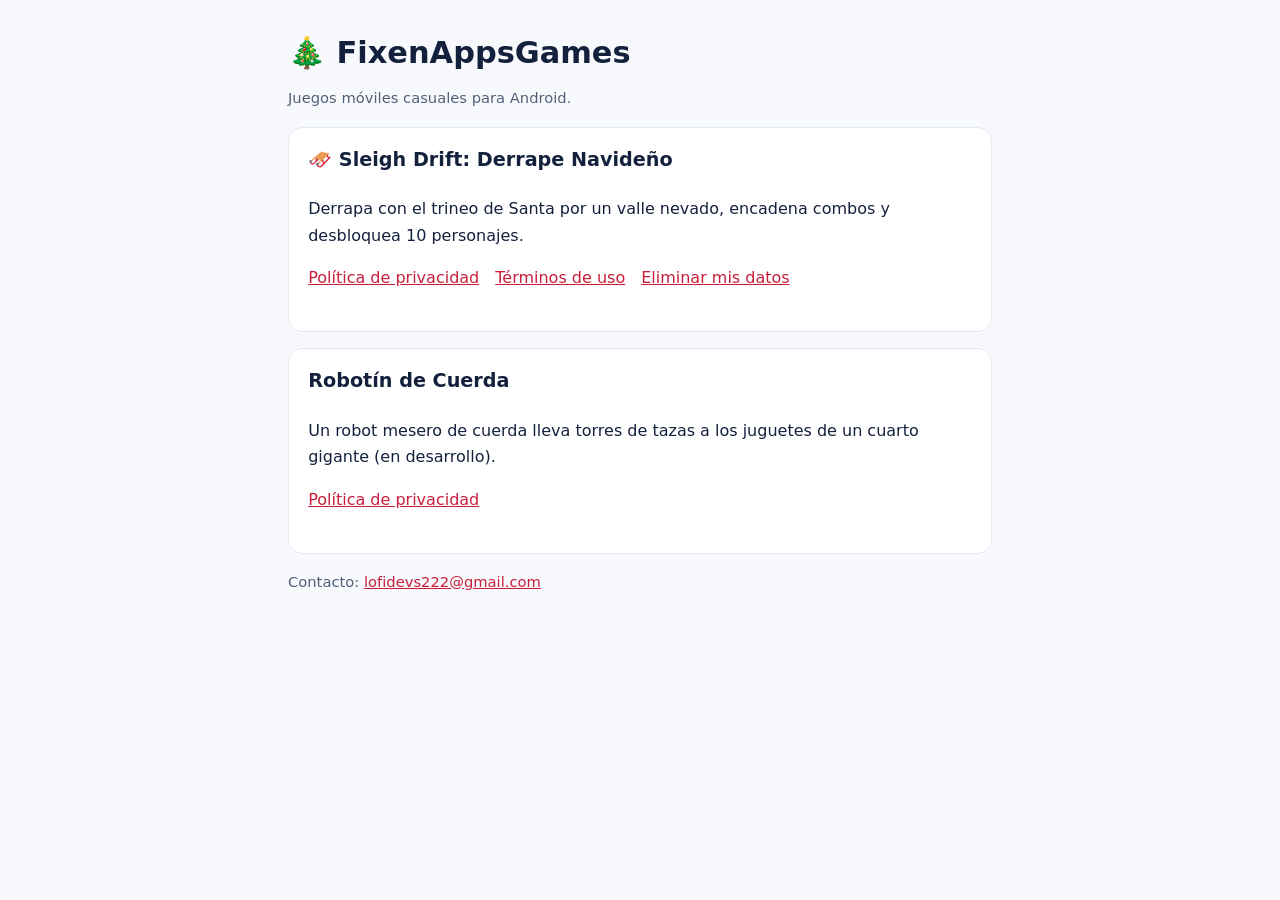
<file: index.html>
<!doctype html><html lang="es"><head><meta charset="utf-8"><meta name="viewport" content="width=device-width,initial-scale=1">
<title>FixenAppsGames</title><link rel="stylesheet" href="style.css"></head><body><main>
<h1>🎄 FixenAppsGames</h1><p class="muted">Juegos móviles casuales para Android.</p>
<div class="card"><h2 style="margin-top:0;border:0">🛷 Sleigh Drift: Derrape Navideño</h2>
<p>Derrapa con el trineo de Santa por un valle nevado, encadena combos y desbloquea 10 personajes.</p>
<nav><a href="sleigh-drift-3d/privacidad.html">Política de privacidad</a><a href="sleigh-drift-3d/terminos.html">Términos de uso</a><a href="sleigh-drift-3d/eliminar-datos.html">Eliminar mis datos</a></nav></div>
<div class="card"><h2 style="margin-top:0;border:0">Robotín de Cuerda</h2>
<p>Un robot mesero de cuerda lleva torres de tazas a los juguetes de un cuarto gigante (en desarrollo).</p>
<nav><a href="robotin-cuerda/privacidad.html">Política de privacidad</a></nav></div>
<p class="muted">Contacto: <a href="mailto:lofidevs222@gmail.com">lofidevs222@gmail.com</a></p>
</main></body></html>
</file>
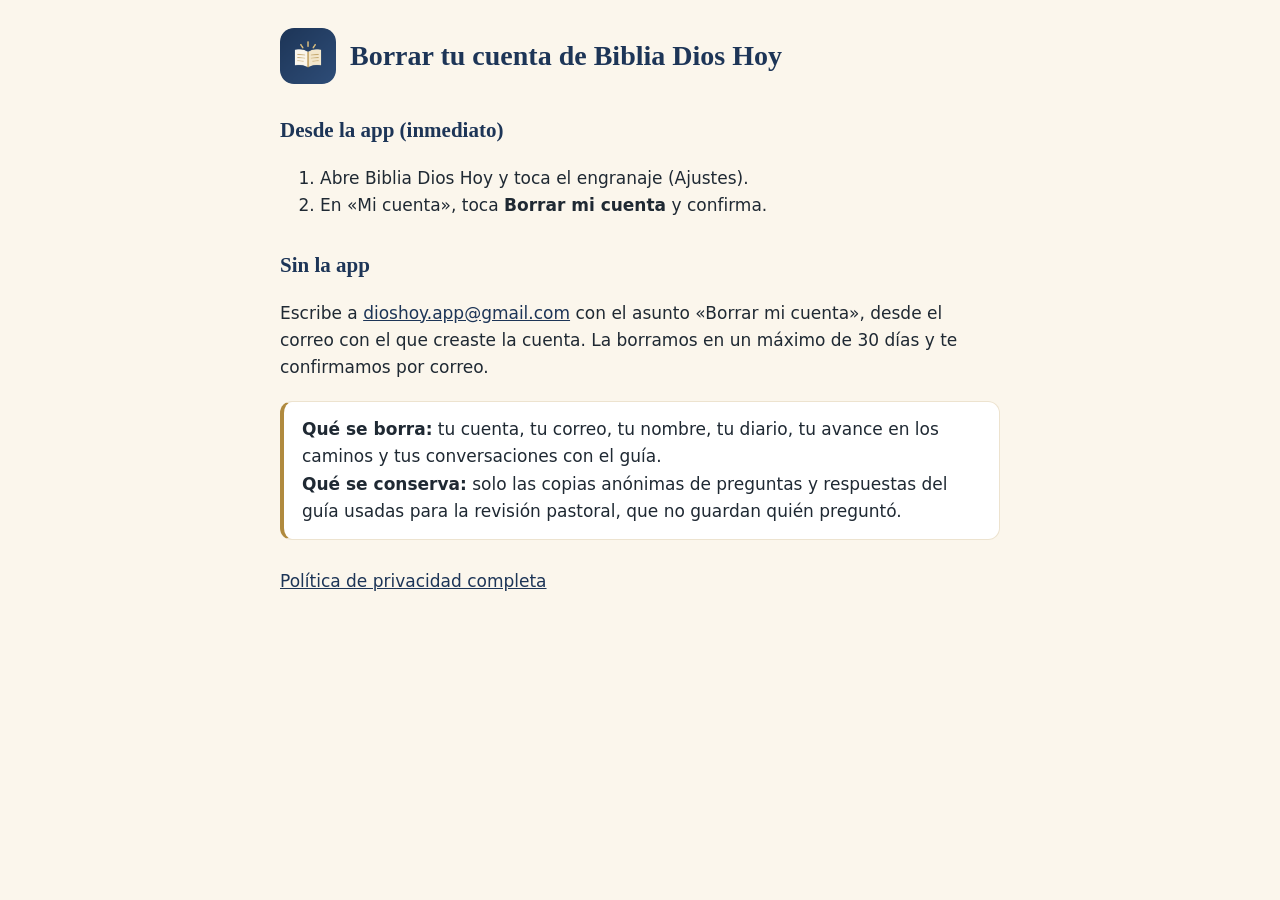
<file: biblia-dios-hoy/eliminar-datos.html>
<!doctype html>
<html lang="es">
<head>
<meta charset="utf-8">
<meta name="viewport" content="width=device-width, initial-scale=1">
<title>Biblia Dios Hoy · Borrar tu cuenta</title>
<link rel="icon" href="icono.png">
<style>
  :root { --fondo:#FBF6EC; --texto:#1F2933; --suave:#5B6472; --azul:#1D3557; --dorado:#B08A3E; --tarjeta:#FFFFFF; --linea:#EDE3CF; }
  @media (prefers-color-scheme: dark) {
    :root { --fondo:#14181F; --texto:#E9E3D6; --suave:#A4ACB8; --azul:#D9BD7E; --dorado:#D9BD7E; --tarjeta:#1C222C; --linea:#2A313D; }
  }
  body { margin:0; background:var(--fondo); color:var(--texto); font:17px/1.6 system-ui,-apple-system,"Segoe UI",Roboto,sans-serif; }
  main { max-width:720px; margin:0 auto; padding:28px 18px 60px; }
  header { display:flex; align-items:center; gap:14px; }
  header img { width:56px; height:56px; border-radius:14px; }
  h1 { font-family:Georgia,serif; color:var(--azul); margin:0; font-size:28px; line-height:1.2; }
  h2 { font-family:Georgia,serif; color:var(--azul); font-size:21px; margin:30px 0 8px; }
  .caja { background:var(--tarjeta); border:1px solid var(--linea); border-left:4px solid var(--dorado); border-radius:12px; padding:14px 18px; margin-top:20px; }
  a { color:var(--azul); }
</style>
</head>
<body>
<main>
<header><img src="icono.png" alt=""><h1>Borrar tu cuenta de Biblia Dios Hoy</h1></header>

<h2>Desde la app (inmediato)</h2>
<ol>
  <li>Abre Biblia Dios Hoy y toca el engranaje (Ajustes).</li>
  <li>En «Mi cuenta», toca <strong>Borrar mi cuenta</strong> y confirma.</li>
</ol>

<h2>Sin la app</h2>
<p>Escribe a <a href="mailto:dioshoy.app@gmail.com?subject=Borrar%20mi%20cuenta">dioshoy.app@gmail.com</a> con el asunto
«Borrar mi cuenta», desde el correo con el que creaste la cuenta. La borramos en un máximo de 30 días y te confirmamos por correo.</p>

<div class="caja">
<strong>Qué se borra:</strong> tu cuenta, tu correo, tu nombre, tu diario, tu avance en los caminos y tus conversaciones con el guía.<br>
<strong>Qué se conserva:</strong> solo las copias anónimas de preguntas y respuestas del guía usadas para la revisión pastoral,
que no guardan quién preguntó.
</div>

<p style="margin-top:28px"><a href="privacidad.html">Política de privacidad completa</a></p>
</main>
</body>
</html>
</file>
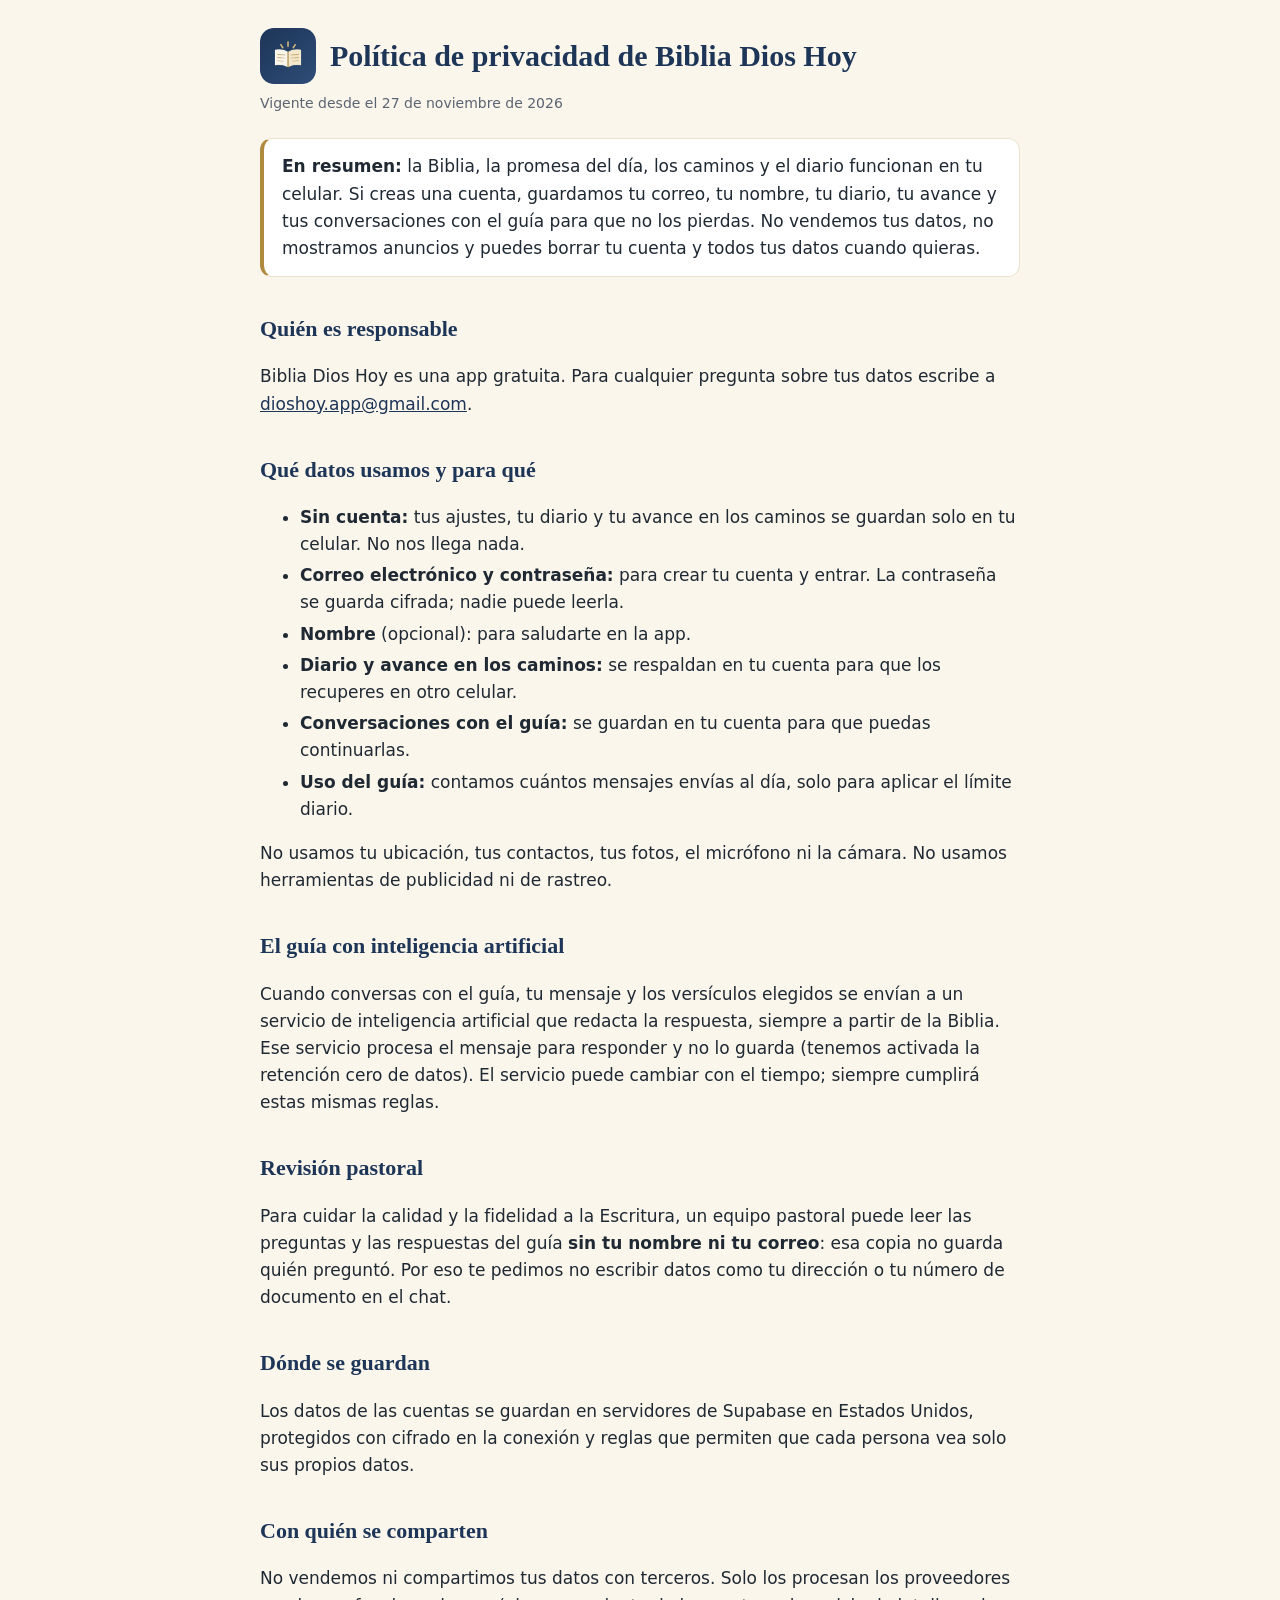
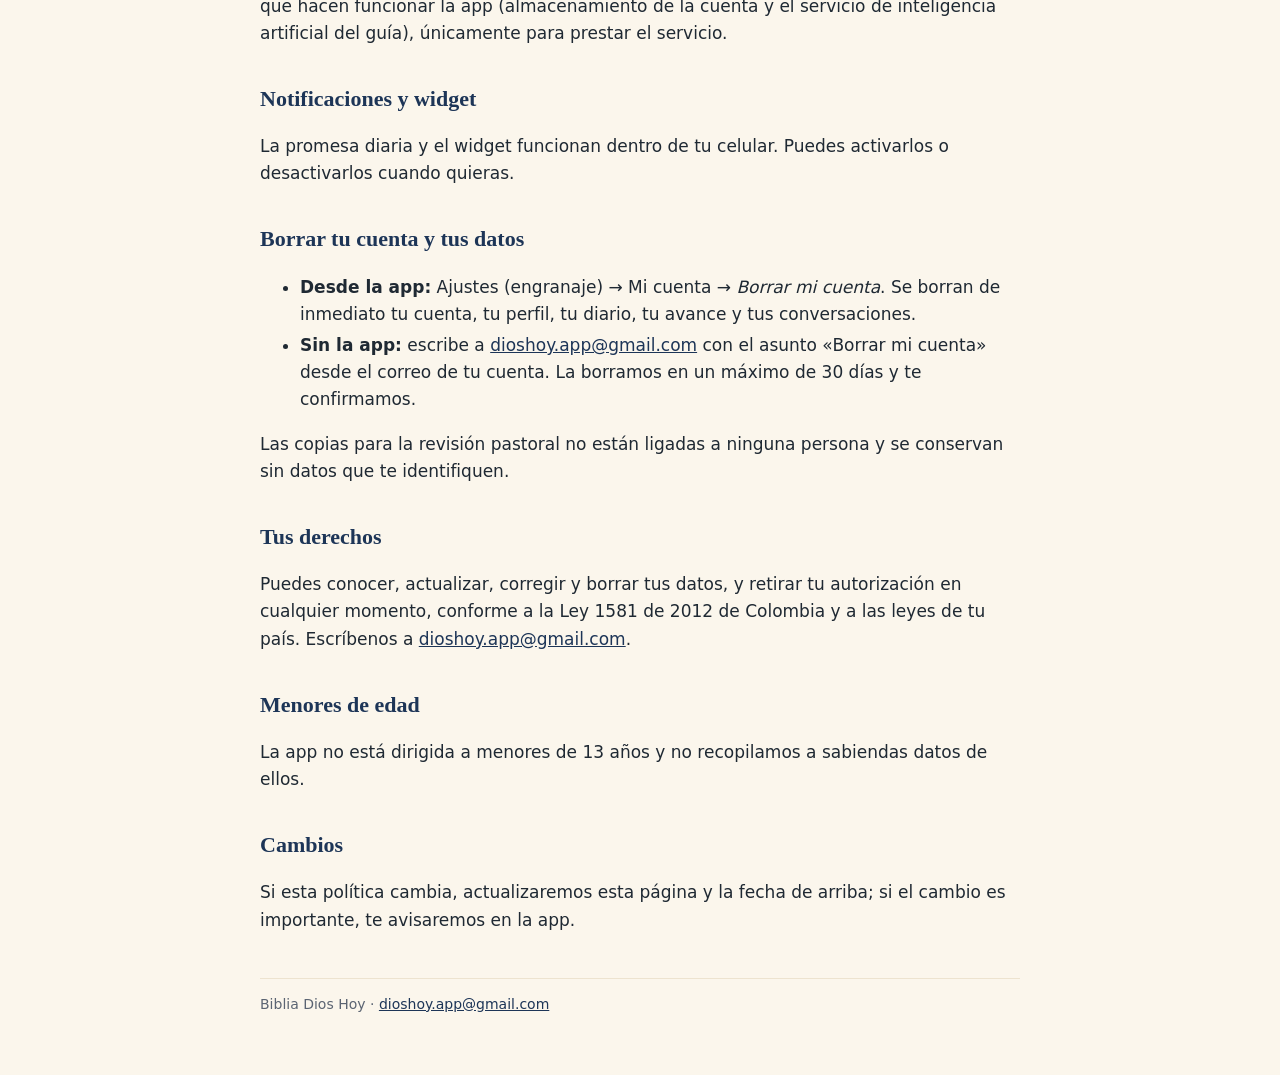
<file: biblia-dios-hoy/privacidad.html>
<!doctype html>
<html lang="es">
<head>
<meta charset="utf-8">
<meta name="viewport" content="width=device-width, initial-scale=1">
<title>Biblia Dios Hoy · Política de privacidad</title>
<meta name="description" content="Política de privacidad de la app Biblia Dios Hoy.">
<link rel="icon" href="icono.png">
<style>
  :root { --fondo:#FBF6EC; --texto:#1F2933; --suave:#5B6472; --azul:#1D3557; --dorado:#B08A3E; --tarjeta:#FFFFFF; --linea:#EDE3CF; }
  @media (prefers-color-scheme: dark) {
    :root { --fondo:#14181F; --texto:#E9E3D6; --suave:#A4ACB8; --azul:#D9BD7E; --dorado:#D9BD7E; --tarjeta:#1C222C; --linea:#2A313D; }
  }
  body { margin:0; background:var(--fondo); color:var(--texto); font:17px/1.6 system-ui,-apple-system,"Segoe UI",Roboto,sans-serif; }
  main { max-width:760px; margin:0 auto; padding:28px 18px 60px; }
  header { display:flex; align-items:center; gap:14px; margin-bottom:8px; }
  header img { width:56px; height:56px; border-radius:14px; }
  h1 { font-family:Georgia,serif; color:var(--azul); margin:0; font-size:30px; line-height:1.2; }
  h2 { font-family:Georgia,serif; color:var(--azul); margin:34px 0 8px; font-size:22px; }
  .fecha { color:var(--suave); font-size:14px; margin:4px 0 24px; }
  .caja { background:var(--tarjeta); border:1px solid var(--linea); border-left:4px solid var(--dorado); border-radius:12px; padding:14px 18px; }
  a { color:var(--azul); }
  li { margin:4px 0; }
  footer { margin-top:44px; color:var(--suave); font-size:14px; border-top:1px solid var(--linea); padding-top:14px; }
</style>
</head>
<body>
<main>
<header><img src="icono.png" alt=""><h1>Política de privacidad de Biblia Dios Hoy</h1></header>
<p class="fecha">Vigente desde el 27 de noviembre de 2026</p>

<div class="caja">
<strong>En resumen:</strong> la Biblia, la promesa del día, los caminos y el diario funcionan en tu celular. Si creas una
cuenta, guardamos tu correo, tu nombre, tu diario, tu avance y tus conversaciones con el guía para que no los pierdas.
No vendemos tus datos, no mostramos anuncios y puedes borrar tu cuenta y todos tus datos cuando quieras.
</div>

<h2>Quién es responsable</h2>
<p>Biblia Dios Hoy es una app gratuita. Para cualquier pregunta sobre tus datos escribe a
<a href="mailto:dioshoy.app@gmail.com">dioshoy.app@gmail.com</a>.</p>

<h2>Qué datos usamos y para qué</h2>
<ul>
  <li><strong>Sin cuenta:</strong> tus ajustes, tu diario y tu avance en los caminos se guardan solo en tu celular. No nos llega nada.</li>
  <li><strong>Correo electrónico y contraseña:</strong> para crear tu cuenta y entrar. La contraseña se guarda cifrada; nadie puede leerla.</li>
  <li><strong>Nombre</strong> (opcional): para saludarte en la app.</li>
  <li><strong>Diario y avance en los caminos:</strong> se respaldan en tu cuenta para que los recuperes en otro celular.</li>
  <li><strong>Conversaciones con el guía:</strong> se guardan en tu cuenta para que puedas continuarlas.</li>
  <li><strong>Uso del guía:</strong> contamos cuántos mensajes envías al día, solo para aplicar el límite diario.</li>
</ul>
<p>No usamos tu ubicación, tus contactos, tus fotos, el micrófono ni la cámara. No usamos herramientas de publicidad ni de rastreo.</p>

<h2>El guía con inteligencia artificial</h2>
<p>Cuando conversas con el guía, tu mensaje y los versículos elegidos se envían a un servicio de inteligencia artificial
que redacta la respuesta, siempre a partir de la Biblia. Ese servicio procesa el mensaje para responder y no lo guarda
(tenemos activada la retención cero de datos). El servicio puede cambiar con el tiempo; siempre cumplirá estas mismas reglas.</p>

<h2>Revisión pastoral</h2>
<p>Para cuidar la calidad y la fidelidad a la Escritura, un equipo pastoral puede leer las preguntas y las respuestas del
guía <strong>sin tu nombre ni tu correo</strong>: esa copia no guarda quién preguntó. Por eso te pedimos no escribir datos
como tu dirección o tu número de documento en el chat.</p>

<h2>Dónde se guardan</h2>
<p>Los datos de las cuentas se guardan en servidores de Supabase en Estados Unidos, protegidos con cifrado en la conexión
y reglas que permiten que cada persona vea solo sus propios datos.</p>

<h2>Con quién se comparten</h2>
<p>No vendemos ni compartimos tus datos con terceros. Solo los procesan los proveedores que hacen funcionar la app
(almacenamiento de la cuenta y el servicio de inteligencia artificial del guía), únicamente para prestar el servicio.</p>

<h2>Notificaciones y widget</h2>
<p>La promesa diaria y el widget funcionan dentro de tu celular. Puedes activarlos o desactivarlos cuando quieras.</p>

<h2 id="borrar">Borrar tu cuenta y tus datos</h2>
<ul>
  <li><strong>Desde la app:</strong> Ajustes (engranaje) → Mi cuenta → <em>Borrar mi cuenta</em>. Se borran de inmediato tu
  cuenta, tu perfil, tu diario, tu avance y tus conversaciones.</li>
  <li><strong>Sin la app:</strong> escribe a <a href="mailto:dioshoy.app@gmail.com?subject=Borrar%20mi%20cuenta">dioshoy.app@gmail.com</a>
  con el asunto «Borrar mi cuenta» desde el correo de tu cuenta. La borramos en un máximo de 30 días y te confirmamos.</li>
</ul>
<p>Las copias para la revisión pastoral no están ligadas a ninguna persona y se conservan sin datos que te identifiquen.</p>

<h2>Tus derechos</h2>
<p>Puedes conocer, actualizar, corregir y borrar tus datos, y retirar tu autorización en cualquier momento, conforme a la
Ley 1581 de 2012 de Colombia y a las leyes de tu país. Escríbenos a <a href="mailto:dioshoy.app@gmail.com">dioshoy.app@gmail.com</a>.</p>

<h2>Menores de edad</h2>
<p>La app no está dirigida a menores de 13 años y no recopilamos a sabiendas datos de ellos.</p>

<h2>Cambios</h2>
<p>Si esta política cambia, actualizaremos esta página y la fecha de arriba; si el cambio es importante, te avisaremos en la app.</p>

<footer>Biblia Dios Hoy · <a href="mailto:dioshoy.app@gmail.com">dioshoy.app@gmail.com</a></footer>
</main>
</body>
</html>
</file>
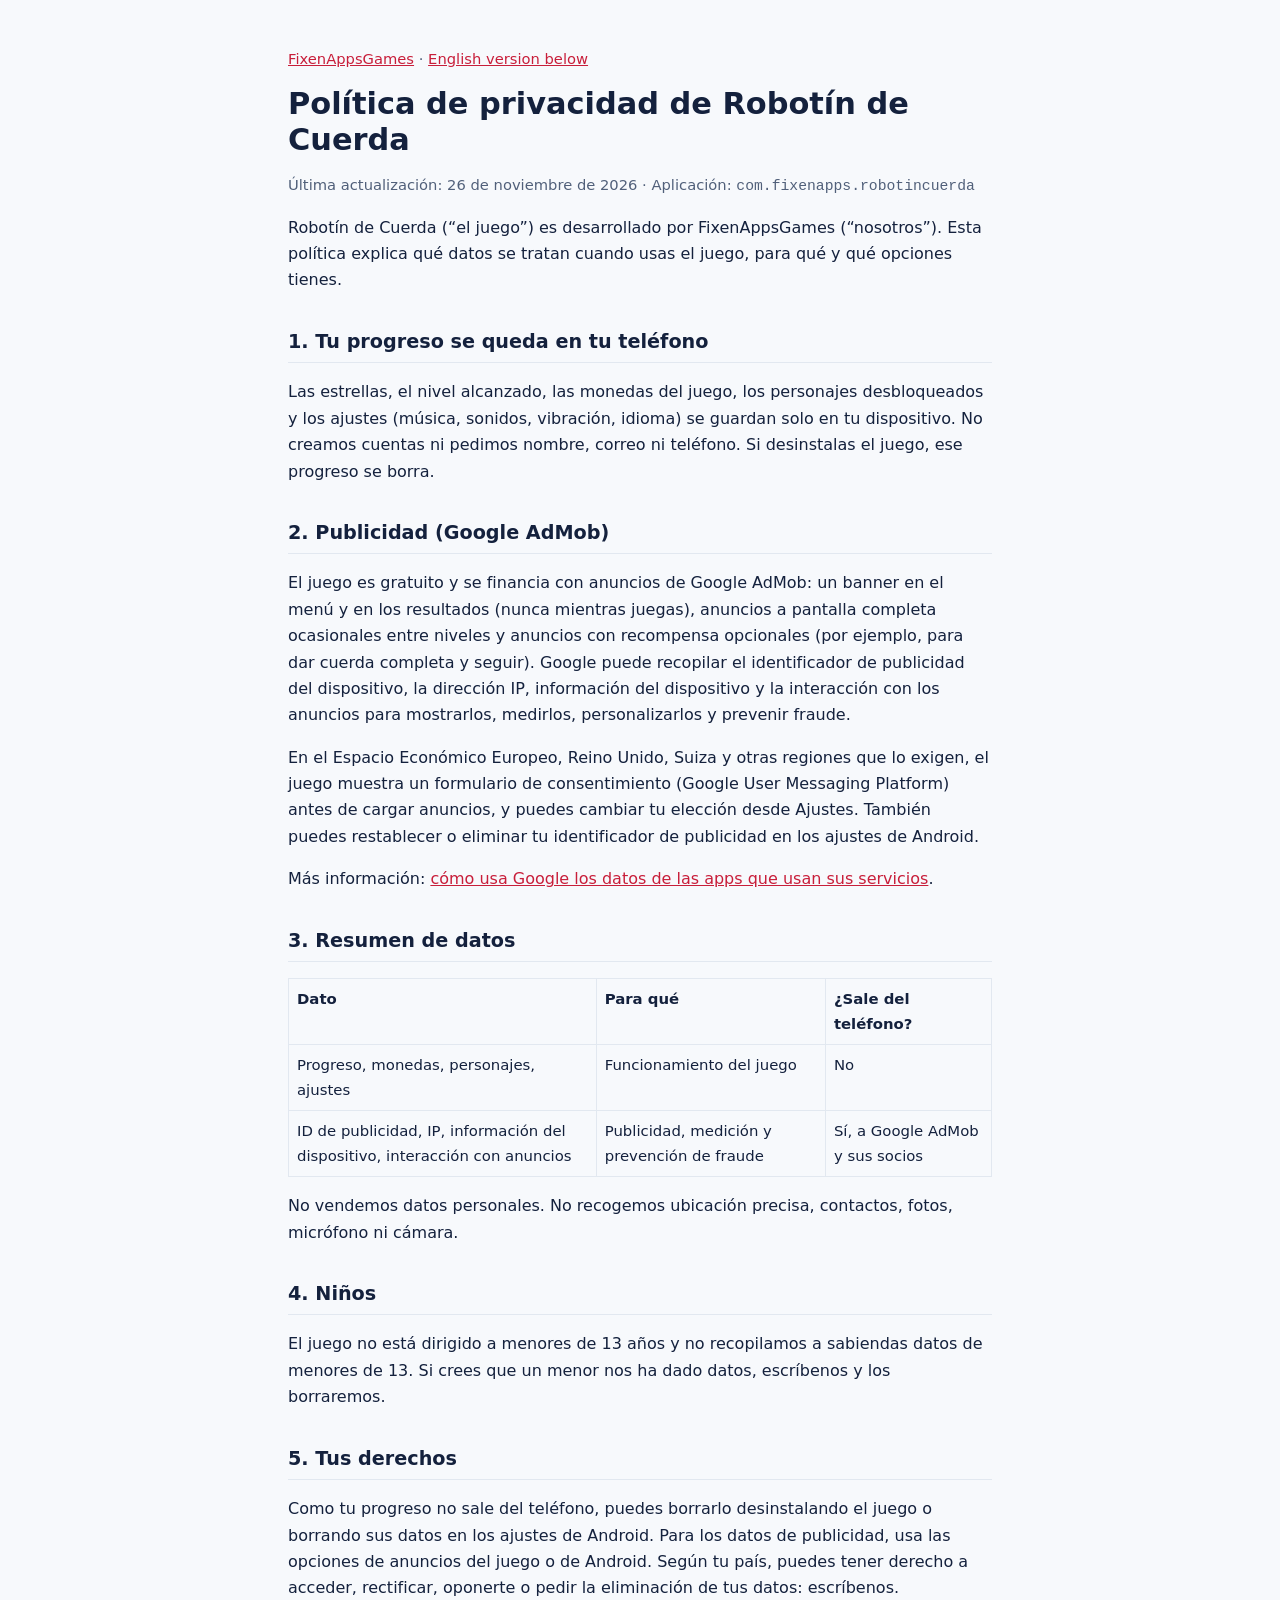
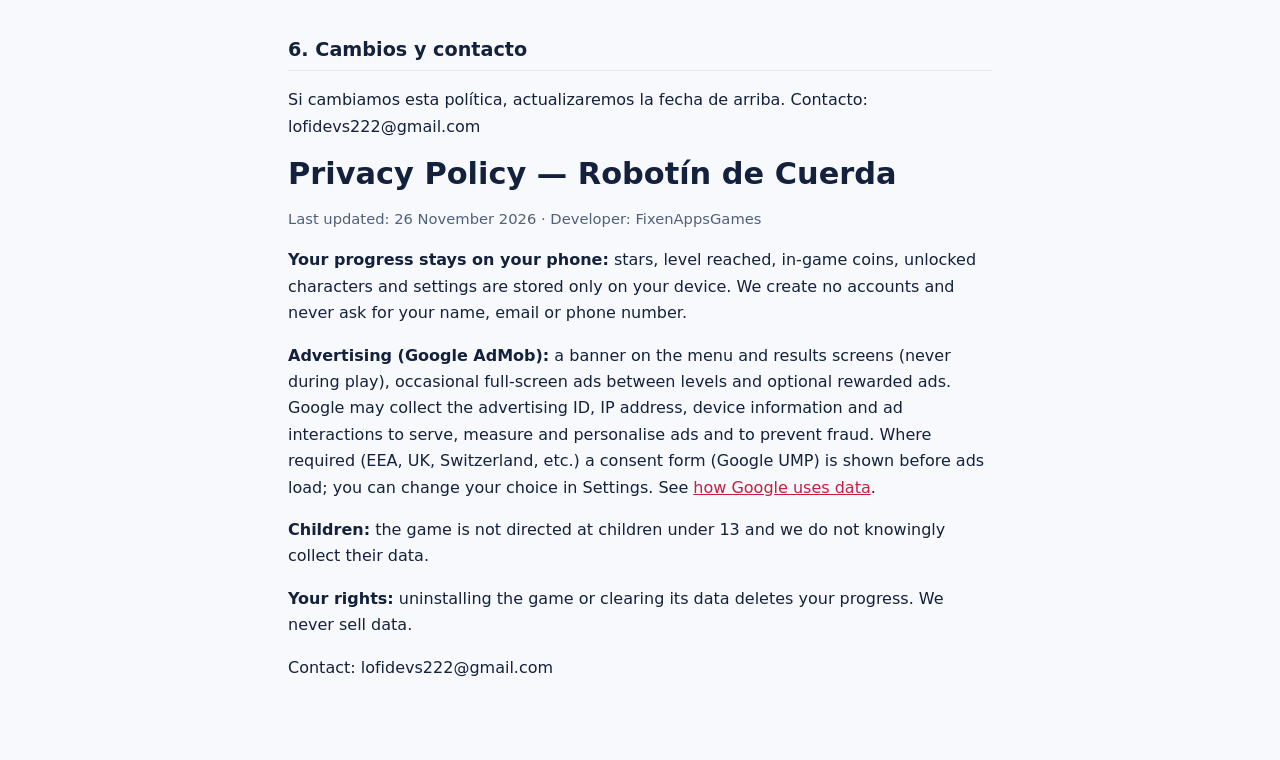
<file: robotin-cuerda/privacidad.html>
<!doctype html><html lang="es"><head><meta charset="utf-8"><meta name="viewport" content="width=device-width,initial-scale=1">
<title>Política de privacidad · Robotín de Cuerda</title><link rel="stylesheet" href="../style.css"></head><body><main>
<p class="muted"><a href="../">FixenAppsGames</a> · <a href="#english">English version below</a></p>
<h1>Política de privacidad de Robotín de Cuerda</h1>
<p class="muted">Última actualización: 26 de noviembre de 2026 · Aplicación: <code>com.fixenapps.robotincuerda</code></p>

<p>Robotín de Cuerda (“el juego”) es desarrollado por FixenAppsGames (“nosotros”). Esta política explica qué datos se
tratan cuando usas el juego, para qué y qué opciones tienes.</p>

<h2>1. Tu progreso se queda en tu teléfono</h2>
<p>Las estrellas, el nivel alcanzado, las monedas del juego, los personajes desbloqueados y los ajustes (música,
sonidos, vibración, idioma) se guardan solo en tu dispositivo. No creamos cuentas ni pedimos nombre, correo ni
teléfono. Si desinstalas el juego, ese progreso se borra.</p>

<h2>2. Publicidad (Google AdMob)</h2>
<p>El juego es gratuito y se financia con anuncios de Google AdMob: un banner en el menú y en los resultados (nunca
mientras juegas), anuncios a pantalla completa ocasionales entre niveles y anuncios con recompensa opcionales (por
ejemplo, para dar cuerda completa y seguir). Google puede recopilar el identificador de publicidad del dispositivo, la
dirección IP, información del dispositivo y la interacción con los anuncios para mostrarlos, medirlos, personalizarlos y
prevenir fraude.</p>
<p>En el Espacio Económico Europeo, Reino Unido, Suiza y otras regiones que lo exigen, el juego muestra un formulario de
consentimiento (Google User Messaging Platform) antes de cargar anuncios, y puedes cambiar tu elección desde Ajustes.
También puedes restablecer o eliminar tu identificador de publicidad en los ajustes de Android.</p>
<p>Más información: <a href="https://policies.google.com/technologies/partner-sites">cómo usa Google los datos de las apps que usan sus servicios</a>.</p>

<h2>3. Resumen de datos</h2>
<table>
  <tr><th>Dato</th><th>Para qué</th><th>¿Sale del teléfono?</th></tr>
  <tr><td>Progreso, monedas, personajes, ajustes</td><td>Funcionamiento del juego</td><td>No</td></tr>
  <tr><td>ID de publicidad, IP, información del dispositivo, interacción con anuncios</td><td>Publicidad, medición y prevención de fraude</td><td>Sí, a Google AdMob y sus socios</td></tr>
</table>
<p>No vendemos datos personales. No recogemos ubicación precisa, contactos, fotos, micrófono ni cámara.</p>

<h2>4. Niños</h2>
<p>El juego no está dirigido a menores de 13 años y no recopilamos a sabiendas datos de menores de 13. Si crees que un
menor nos ha dado datos, escríbenos y los borraremos.</p>

<h2>5. Tus derechos</h2>
<p>Como tu progreso no sale del teléfono, puedes borrarlo desinstalando el juego o borrando sus datos en los ajustes de
Android. Para los datos de publicidad, usa las opciones de anuncios del juego o de Android. Según tu país, puedes tener
derecho a acceder, rectificar, oponerte o pedir la eliminación de tus datos: escríbenos.</p>

<h2>6. Cambios y contacto</h2>
<p>Si cambiamos esta política, actualizaremos la fecha de arriba. Contacto: lofidevs222@gmail.com</p>

<h1 id="english">Privacy Policy — Robotín de Cuerda</h1>
<p class="muted">Last updated: 26 November 2026 · Developer: FixenAppsGames</p>
<p><strong>Your progress stays on your phone:</strong> stars, level reached, in-game coins, unlocked characters and
settings are stored only on your device. We create no accounts and never ask for your name, email or phone number.</p>
<p><strong>Advertising (Google AdMob):</strong> a banner on the menu and results screens (never during play),
occasional full-screen ads between levels and optional rewarded ads. Google may collect the advertising ID, IP address,
device information and ad interactions to serve, measure and personalise ads and to prevent fraud. Where required
(EEA, UK, Switzerland, etc.) a consent form (Google UMP) is shown before ads load; you can change your choice in
Settings. See <a href="https://policies.google.com/technologies/partner-sites">how Google uses data</a>.</p>
<p><strong>Children:</strong> the game is not directed at children under 13 and we do not knowingly collect their data.</p>
<p><strong>Your rights:</strong> uninstalling the game or clearing its data deletes your progress. We never sell data.</p>
<p>Contact: lofidevs222@gmail.com</p>
</main></body></html>
</file>
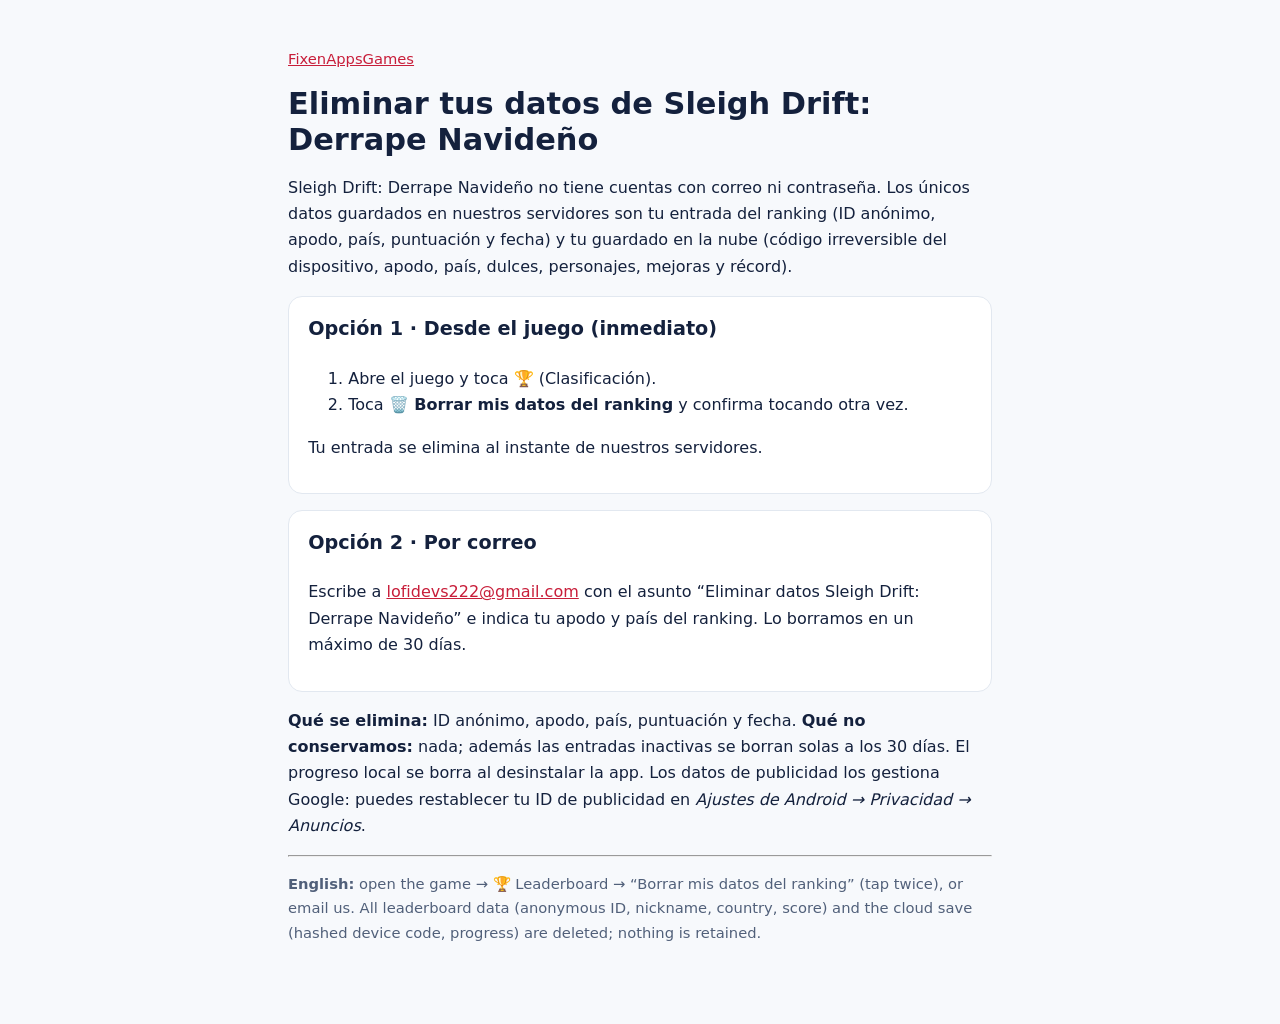
<file: sleigh-drift-3d/eliminar-datos.html>
<!doctype html><html lang="es"><head><meta charset="utf-8"><meta name="viewport" content="width=device-width,initial-scale=1">
<title>Eliminar datos · Sleigh Drift: Derrape Navideño</title><link rel="stylesheet" href="../style.css"></head><body><main>
<p class="muted"><a href="../">FixenAppsGames</a></p>
<h1>Eliminar tus datos de Sleigh Drift: Derrape Navideño</h1>
<p>Sleigh Drift: Derrape Navideño no tiene cuentas con correo ni contraseña. Los únicos datos guardados en nuestros servidores son tu entrada del ranking (ID anónimo, apodo, país, puntuación y fecha) y tu guardado en la nube (código irreversible del dispositivo, apodo, país, dulces, personajes, mejoras y récord).</p>
<div class="card"><h2 style="margin-top:0;border:0">Opción 1 · Desde el juego (inmediato)</h2>
<ol><li>Abre el juego y toca <strong>🏆</strong> (Clasificación).</li><li>Toca <strong>🗑️ Borrar mis datos del ranking</strong> y confirma tocando otra vez.</li></ol>
<p>Tu entrada se elimina al instante de nuestros servidores.</p></div>
<div class="card"><h2 style="margin-top:0;border:0">Opción 2 · Por correo</h2>
<p>Escribe a <a href="mailto:lofidevs222@gmail.com?subject=Eliminar%20datos%20Sleigh%20Drift">lofidevs222@gmail.com</a> con el asunto “Eliminar datos Sleigh Drift: Derrape Navideño” e indica tu apodo y país del ranking. Lo borramos en un máximo de 30 días.</p></div>
<p><strong>Qué se elimina:</strong> ID anónimo, apodo, país, puntuación y fecha. <strong>Qué no conservamos:</strong> nada; además las entradas inactivas se borran solas a los 30 días. El progreso local se borra al desinstalar la app. Los datos de publicidad los gestiona Google: puedes restablecer tu ID de publicidad en <em>Ajustes de Android → Privacidad → Anuncios</em>.</p>
<hr><p class="muted"><strong>English:</strong> open the game → 🏆 Leaderboard → “Borrar mis datos del ranking” (tap twice), or email us. All leaderboard data (anonymous ID, nickname, country, score) and the cloud save (hashed device code, progress) are deleted; nothing is retained.</p>
</main></body></html>
</file>
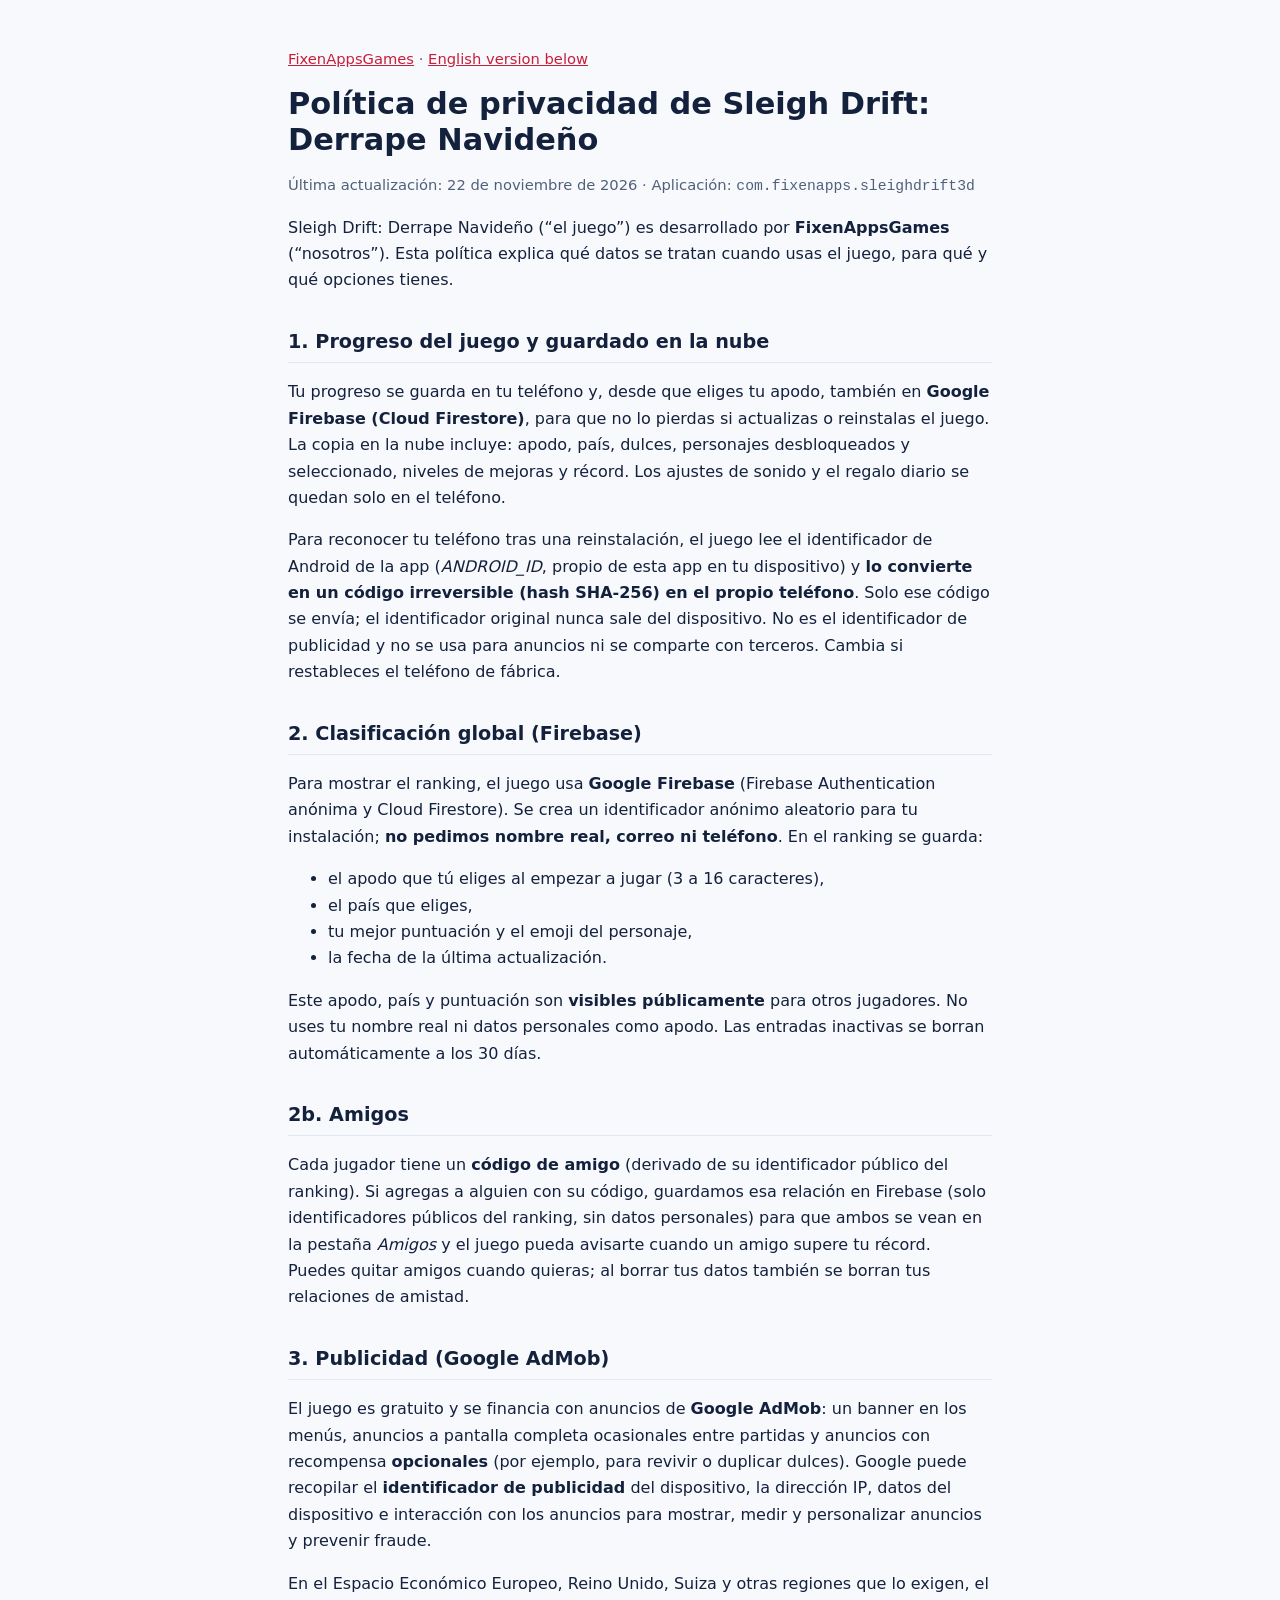
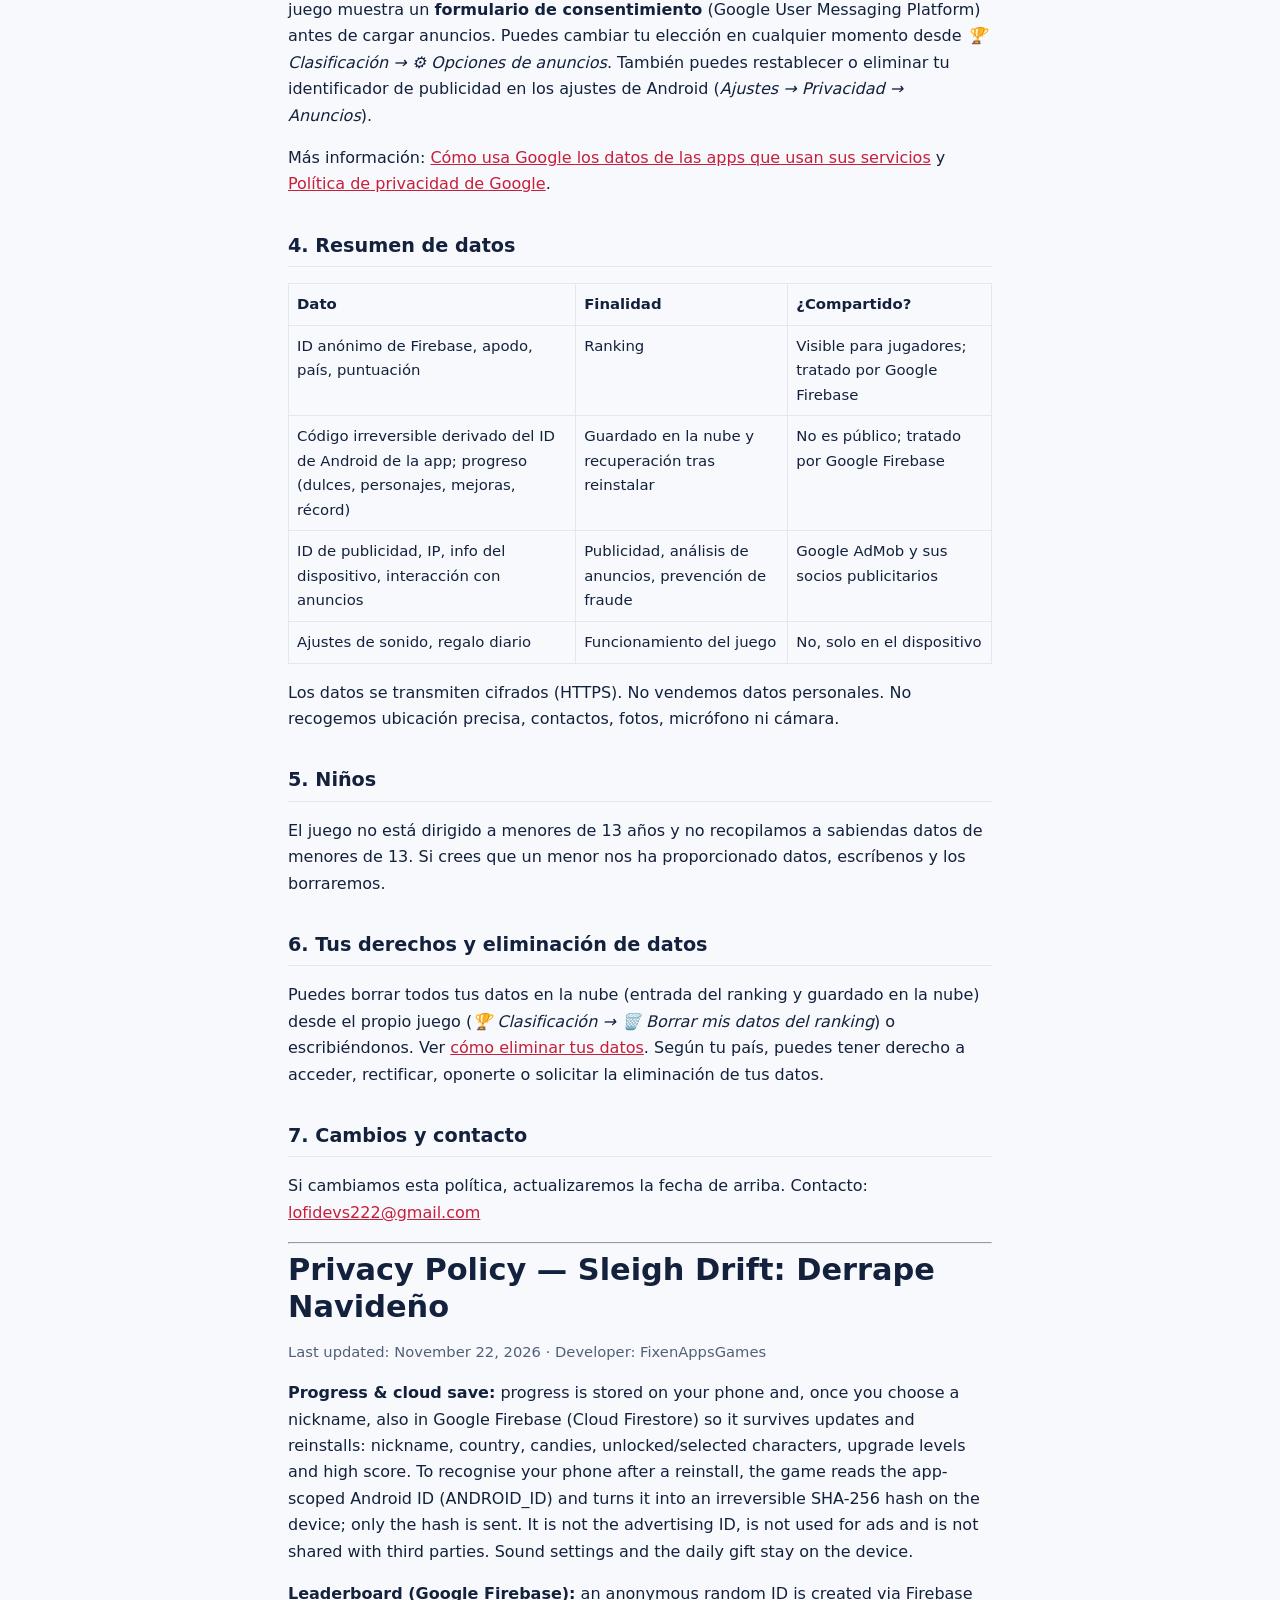
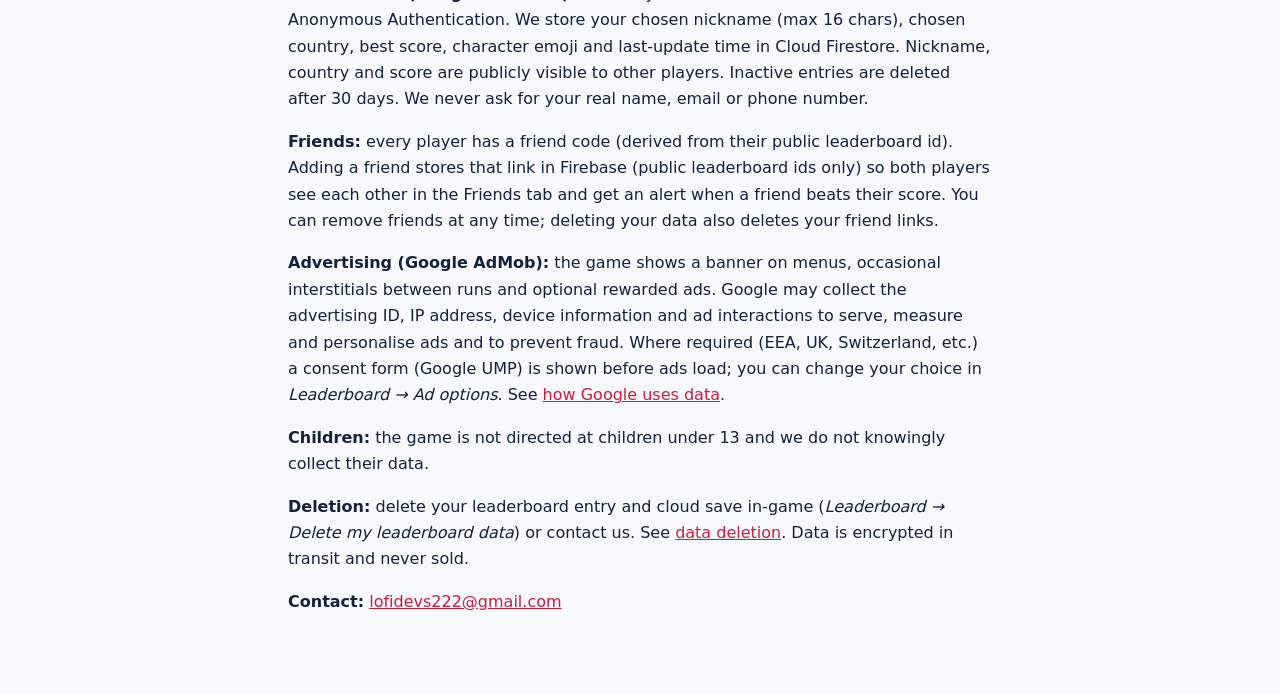
<file: sleigh-drift-3d/privacidad.html>
<!doctype html><html lang="es"><head><meta charset="utf-8"><meta name="viewport" content="width=device-width,initial-scale=1">
<title>Política de privacidad · Sleigh Drift: Derrape Navideño</title><link rel="stylesheet" href="../style.css"></head><body><main>
<p class="muted"><a href="../">FixenAppsGames</a> · <a href="#english">English version below</a></p>
<h1>Política de privacidad de Sleigh Drift: Derrape Navideño</h1>
<p class="muted">Última actualización: 22 de noviembre de 2026 · Aplicación: <code>com.fixenapps.sleighdrift3d</code></p>

<p>Sleigh Drift: Derrape Navideño (“el juego”) es desarrollado por <strong>FixenAppsGames</strong> (“nosotros”). Esta política explica qué datos se tratan cuando usas el juego, para qué y qué opciones tienes.</p>

<h2>1. Progreso del juego y guardado en la nube</h2>
<p>Tu progreso se guarda en tu teléfono y, desde que eliges tu apodo, también en <strong>Google Firebase (Cloud Firestore)</strong>, para que no lo pierdas si actualizas o reinstalas el juego. La copia en la nube incluye: apodo, país, dulces, personajes desbloqueados y seleccionado, niveles de mejoras y récord. Los ajustes de sonido y el regalo diario se quedan solo en el teléfono.</p>
<p>Para reconocer tu teléfono tras una reinstalación, el juego lee el identificador de Android de la app (<em>ANDROID_ID</em>, propio de esta app en tu dispositivo) y <strong>lo convierte en un código irreversible (hash SHA-256) en el propio teléfono</strong>. Solo ese código se envía; el identificador original nunca sale del dispositivo. No es el identificador de publicidad y no se usa para anuncios ni se comparte con terceros. Cambia si restableces el teléfono de fábrica.</p>

<h2>2. Clasificación global (Firebase)</h2>
<p>Para mostrar el ranking, el juego usa <strong>Google Firebase</strong> (Firebase Authentication anónima y Cloud Firestore). Se crea un identificador anónimo aleatorio para tu instalación; <strong>no pedimos nombre real, correo ni teléfono</strong>. En el ranking se guarda:</p>
<ul><li>el apodo que tú eliges al empezar a jugar (3 a 16 caracteres),</li><li>el país que eliges,</li><li>tu mejor puntuación y el emoji del personaje,</li><li>la fecha de la última actualización.</li></ul>
<p>Este apodo, país y puntuación son <strong>visibles públicamente</strong> para otros jugadores. No uses tu nombre real ni datos personales como apodo. Las entradas inactivas se borran automáticamente a los 30 días.</p>

<h2>2b. Amigos</h2>
<p>Cada jugador tiene un <strong>código de amigo</strong> (derivado de su identificador público del ranking). Si agregas a alguien con su código, guardamos esa relación en Firebase (solo identificadores públicos del ranking, sin datos personales) para que ambos se vean en la pestaña <em>Amigos</em> y el juego pueda avisarte cuando un amigo supere tu récord. Puedes quitar amigos cuando quieras; al borrar tus datos también se borran tus relaciones de amistad.</p>

<h2>3. Publicidad (Google AdMob)</h2>
<p>El juego es gratuito y se financia con anuncios de <strong>Google AdMob</strong>: un banner en los menús, anuncios a pantalla completa ocasionales entre partidas y anuncios con recompensa <strong>opcionales</strong> (por ejemplo, para revivir o duplicar dulces). Google puede recopilar el <strong>identificador de publicidad</strong> del dispositivo, la dirección IP, datos del dispositivo e interacción con los anuncios para mostrar, medir y personalizar anuncios y prevenir fraude.</p>
<p>En el Espacio Económico Europeo, Reino Unido, Suiza y otras regiones que lo exigen, el juego muestra un <strong>formulario de consentimiento</strong> (Google User Messaging Platform) antes de cargar anuncios. Puedes cambiar tu elección en cualquier momento desde <em>🏆 Clasificación → ⚙️ Opciones de anuncios</em>. También puedes restablecer o eliminar tu identificador de publicidad en los ajustes de Android (<em>Ajustes → Privacidad → Anuncios</em>).</p>
<p>Más información: <a href="https://policies.google.com/technologies/partner-sites">Cómo usa Google los datos de las apps que usan sus servicios</a> y <a href="https://policies.google.com/privacy">Política de privacidad de Google</a>.</p>

<h2>4. Resumen de datos</h2>
<table><tr><th>Dato</th><th>Finalidad</th><th>¿Compartido?</th></tr>
<tr><td>ID anónimo de Firebase, apodo, país, puntuación</td><td>Ranking</td><td>Visible para jugadores; tratado por Google Firebase</td></tr>
<tr><td>Código irreversible derivado del ID de Android de la app; progreso (dulces, personajes, mejoras, récord)</td><td>Guardado en la nube y recuperación tras reinstalar</td><td>No es público; tratado por Google Firebase</td></tr>
<tr><td>ID de publicidad, IP, info del dispositivo, interacción con anuncios</td><td>Publicidad, análisis de anuncios, prevención de fraude</td><td>Google AdMob y sus socios publicitarios</td></tr>
<tr><td>Ajustes de sonido, regalo diario</td><td>Funcionamiento del juego</td><td>No, solo en el dispositivo</td></tr></table>
<p>Los datos se transmiten cifrados (HTTPS). No vendemos datos personales. No recogemos ubicación precisa, contactos, fotos, micrófono ni cámara.</p>

<h2>5. Niños</h2>
<p>El juego no está dirigido a menores de 13 años y no recopilamos a sabiendas datos de menores de 13. Si crees que un menor nos ha proporcionado datos, escríbenos y los borraremos.</p>

<h2>6. Tus derechos y eliminación de datos</h2>
<p>Puedes borrar todos tus datos en la nube (entrada del ranking y guardado en la nube) desde el propio juego (<em>🏆 Clasificación → 🗑️ Borrar mis datos del ranking</em>) o escribiéndonos. Ver <a href="eliminar-datos.html">cómo eliminar tus datos</a>. Según tu país, puedes tener derecho a acceder, rectificar, oponerte o solicitar la eliminación de tus datos.</p>

<h2>7. Cambios y contacto</h2>
<p>Si cambiamos esta política, actualizaremos la fecha de arriba. Contacto: <a href="mailto:lofidevs222@gmail.com">lofidevs222@gmail.com</a></p>

<hr id="english">
<h1>Privacy Policy — Sleigh Drift: Derrape Navideño</h1>
<p class="muted">Last updated: November 22, 2026 · Developer: FixenAppsGames</p>
<p><strong>Progress & cloud save:</strong> progress is stored on your phone and, once you choose a nickname, also in Google Firebase (Cloud Firestore) so it survives updates and reinstalls: nickname, country, candies, unlocked/selected characters, upgrade levels and high score. To recognise your phone after a reinstall, the game reads the app-scoped Android ID (ANDROID_ID) and turns it into an irreversible SHA-256 hash on the device; only the hash is sent. It is not the advertising ID, is not used for ads and is not shared with third parties. Sound settings and the daily gift stay on the device.</p>
<p><strong>Leaderboard (Google Firebase):</strong> an anonymous random ID is created via Firebase Anonymous Authentication. We store your chosen nickname (max 16 chars), chosen country, best score, character emoji and last-update time in Cloud Firestore. Nickname, country and score are publicly visible to other players. Inactive entries are deleted after 30 days. We never ask for your real name, email or phone number.</p>
<p><strong>Friends:</strong> every player has a friend code (derived from their public leaderboard id). Adding a friend stores that link in Firebase (public leaderboard ids only) so both players see each other in the Friends tab and get an alert when a friend beats their score. You can remove friends at any time; deleting your data also deletes your friend links.</p>
<p><strong>Advertising (Google AdMob):</strong> the game shows a banner on menus, occasional interstitials between runs and optional rewarded ads. Google may collect the advertising ID, IP address, device information and ad interactions to serve, measure and personalise ads and to prevent fraud. Where required (EEA, UK, Switzerland, etc.) a consent form (Google UMP) is shown before ads load; you can change your choice in <em>Leaderboard → Ad options</em>. See <a href="https://policies.google.com/technologies/partner-sites">how Google uses data</a>.</p>
<p><strong>Children:</strong> the game is not directed at children under 13 and we do not knowingly collect their data.</p>
<p><strong>Deletion:</strong> delete your leaderboard entry and cloud save in-game (<em>Leaderboard → Delete my leaderboard data</em>) or contact us. See <a href="eliminar-datos.html">data deletion</a>. Data is encrypted in transit and never sold.</p>
<p><strong>Contact:</strong> <a href="mailto:lofidevs222@gmail.com">lofidevs222@gmail.com</a></p>
</main></body></html>
</file>
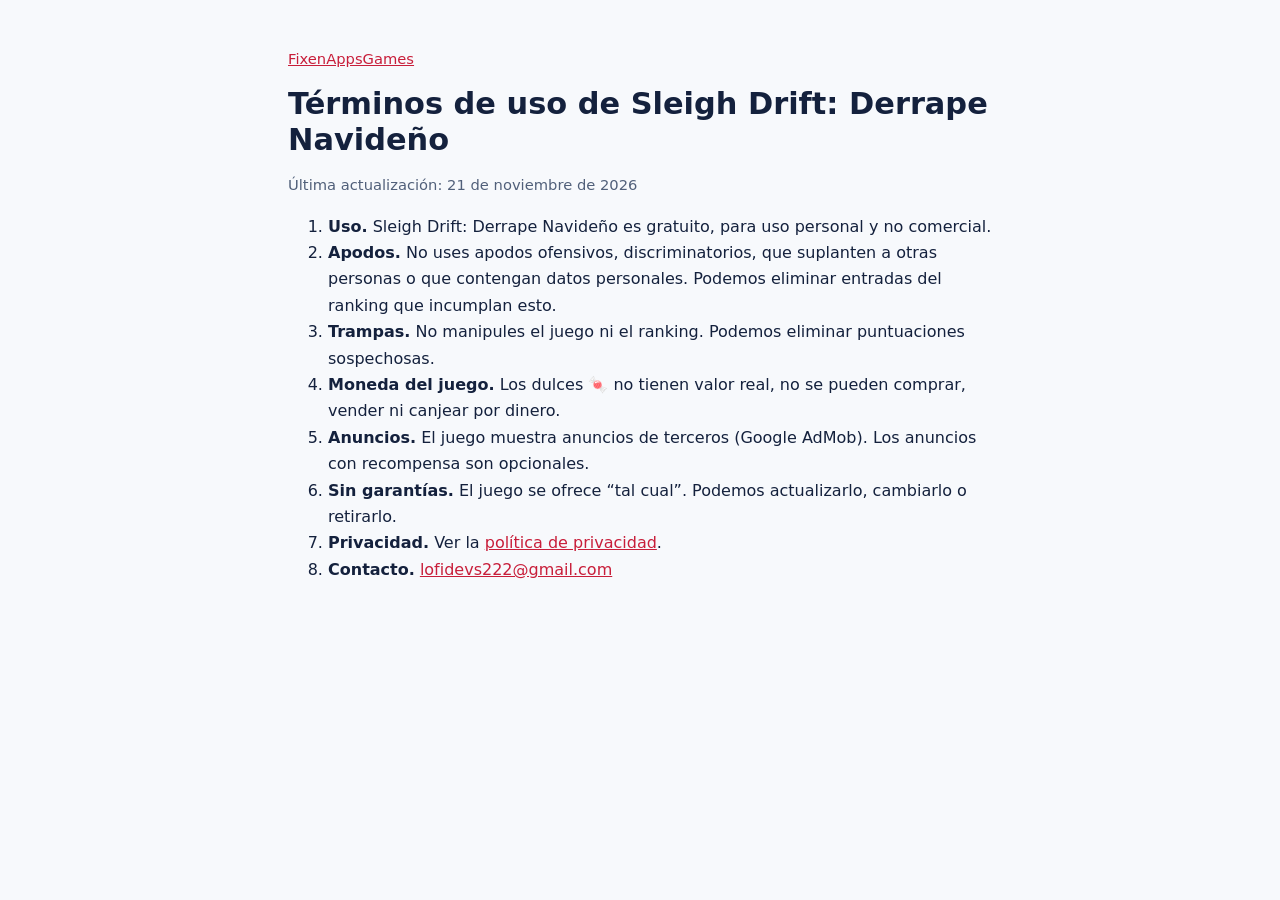
<file: sleigh-drift-3d/terminos.html>
<!doctype html><html lang="es"><head><meta charset="utf-8"><meta name="viewport" content="width=device-width,initial-scale=1">
<title>Términos de uso · Sleigh Drift: Derrape Navideño</title><link rel="stylesheet" href="../style.css"></head><body><main>
<p class="muted"><a href="../">FixenAppsGames</a></p>
<h1>Términos de uso de Sleigh Drift: Derrape Navideño</h1><p class="muted">Última actualización: 21 de noviembre de 2026</p>
<ol>
<li><strong>Uso.</strong> Sleigh Drift: Derrape Navideño es gratuito, para uso personal y no comercial.</li>
<li><strong>Apodos.</strong> No uses apodos ofensivos, discriminatorios, que suplanten a otras personas o que contengan datos personales. Podemos eliminar entradas del ranking que incumplan esto.</li>
<li><strong>Trampas.</strong> No manipules el juego ni el ranking. Podemos eliminar puntuaciones sospechosas.</li>
<li><strong>Moneda del juego.</strong> Los dulces 🍬 no tienen valor real, no se pueden comprar, vender ni canjear por dinero.</li>
<li><strong>Anuncios.</strong> El juego muestra anuncios de terceros (Google AdMob). Los anuncios con recompensa son opcionales.</li>
<li><strong>Sin garantías.</strong> El juego se ofrece “tal cual”. Podemos actualizarlo, cambiarlo o retirarlo.</li>
<li><strong>Privacidad.</strong> Ver la <a href="privacidad.html">política de privacidad</a>.</li>
<li><strong>Contacto.</strong> <a href="mailto:lofidevs222@gmail.com">lofidevs222@gmail.com</a></li>
</ol></main></body></html>
</file>
<file: style.css>
:root{--bg:#f7f9fc;--fg:#14213d;--muted:#51607a;--card:#fff;--accent:#c81e3a;--line:#e2e8f0}
@media (prefers-color-scheme:dark){:root{--bg:#0b1d3a;--fg:#eef4ff;--muted:#a8b8d4;--card:#13294d;--accent:#ff5c75;--line:#24416f}}
*{box-sizing:border-box}body{margin:0;background:var(--bg);color:var(--fg);font:16px/1.65 system-ui,-apple-system,"Segoe UI",Roboto,sans-serif}
main{max-width:46rem;margin:0 auto;padding:2rem 1rem 4rem}h1{font-size:1.9rem;line-height:1.2;margin:.2rem 0 .4rem}h2{font-size:1.2rem;margin-top:2rem;border-bottom:1px solid var(--line);padding-bottom:.3rem}
a{color:var(--accent)}.muted{color:var(--muted);font-size:.92rem}.card{background:var(--card);border:1px solid var(--line);border-radius:14px;padding:1rem 1.2rem;margin:1rem 0}
table{border-collapse:collapse;width:100%;font-size:.93rem}th,td{border:1px solid var(--line);padding:.5rem;text-align:left;vertical-align:top}nav{display:flex;gap:1rem;flex-wrap:wrap;margin:.5rem 0 1.5rem}
</file>
